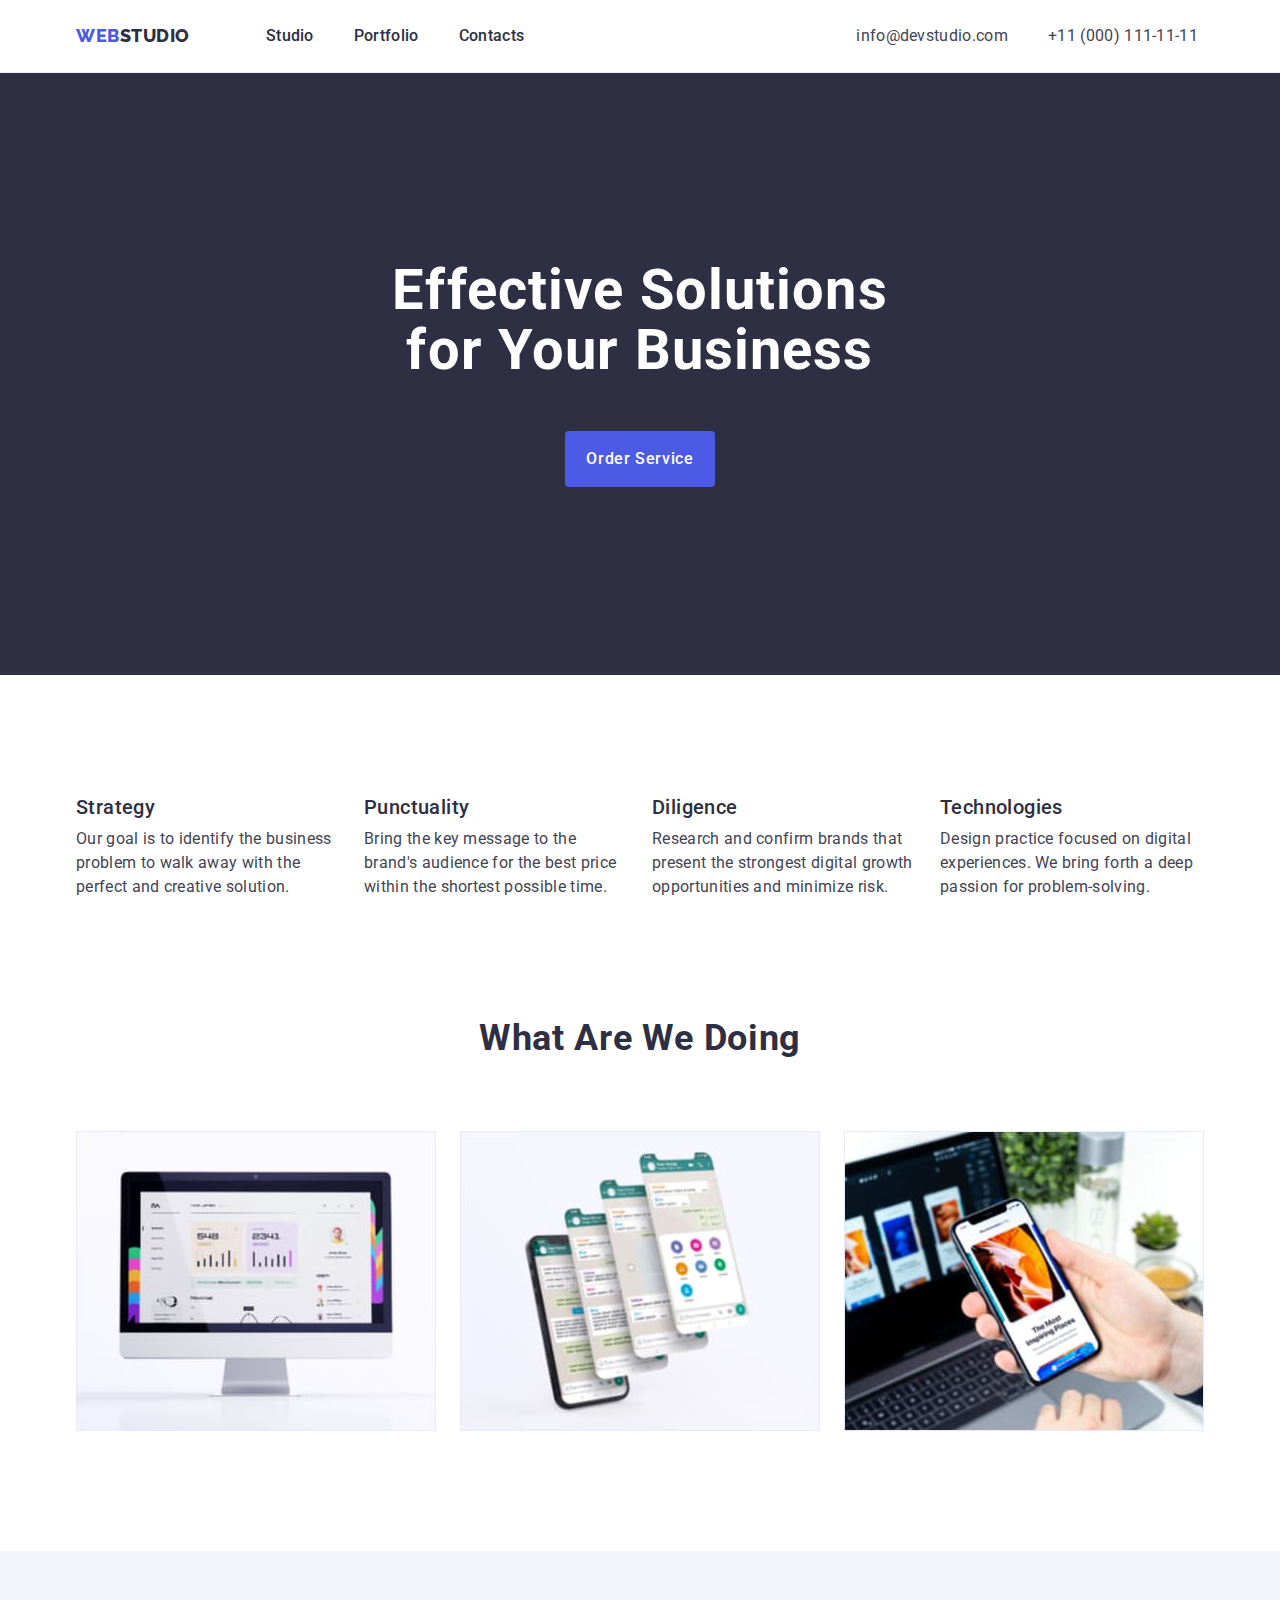
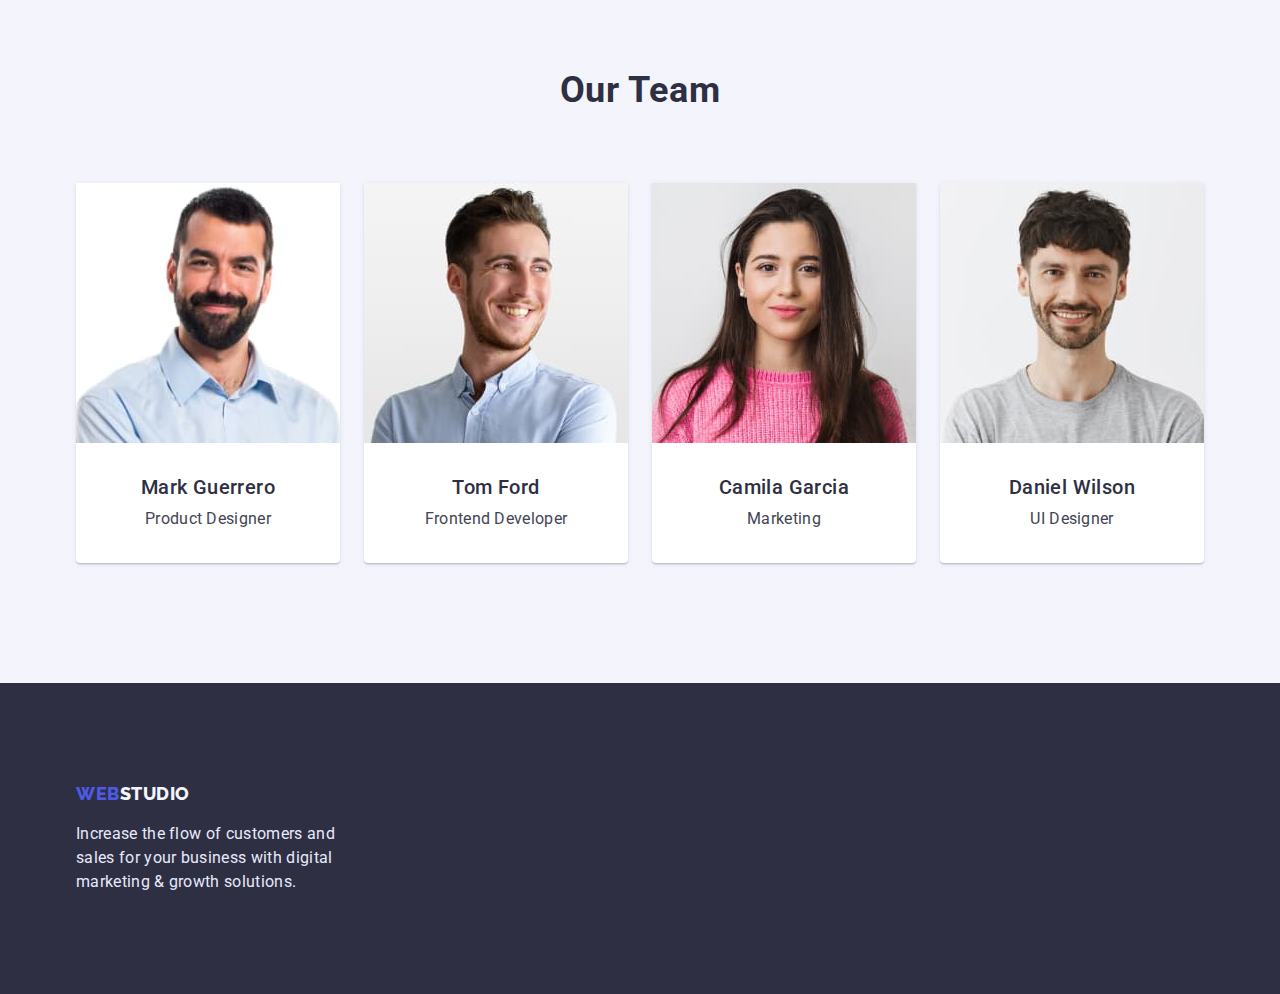
<file: index.html>
<!DOCTYPE html>
<html lang="en">
  <head>
    <meta charset="UTF-8" />
    <meta http-equiv="X-UA-Compatible" content="IE=edge" />
    <meta name="viewport" content="width=device-width, initial-scale=1.0" />
    <title>WebStudio</title>
    <link rel="preconnect" href="https://fonts.googleapis.com">
    <link rel="preconnect" href="https://fonts.gstatic.com" crossorigin>
    <link href="https://fonts.googleapis.com/css2?family=Raleway:wght@800&family=Roboto:wght@400;500;700;900&display=swap" rel="stylesheet">
    <link rel="stylesheet" href="https://cdnjs.cloudflare.com/ajax/libs/modern-normalize/1.1.0/modern-normalize.min.css">
    <link href="./css/styles.css" rel="stylesheet">
  </head>
  <body>
    <header class="header">
      <div class="header-div container">
      <nav class="header-nav">
        <a class="link logo" href="./index.html">
        Web<span class="accent">Studio</span>
        </a>
        <ul class="header-list list">
          <li class="header-item">
            <a class="header-link link" href="./index.html">Studio</a>
          </li>
          <li class="header-item">
            <a class="header-link link" href="./portfolio.html">Portfolio</a>
          </li>
          <li class="header-item">
            <a class="header-link link" href="">Contacts</a>
          </li>
        </ul>
      </nav>
      <address class="header-add">
        <ul class="list">
          <li class="header-mail link"><a class="header-contacts link" href="mailto:info@devstudio.com">info@devstudio.com</a></li>
          <li class="header-number link"><a class="header-contacts link" href="tel:+110001111111">+11 (000) 111-11-11</a></li>
        </ul>
      </div>
      </address>
    </header>
    <main>
      <section class="sec-one">
        <div class="div-one container">
        <h1 class="sec-h-one">Effective Solutions for Your Business</h1>
        <button class="sec-button" type="button">Order Service</button>
        </div>
      </section>
      <section class="sec-two">
        <div class="container">
        <h2 class="visually-hidden">prikol</h2>
        <ul class="sec-two-list list">
          <li class="sec-two-li">
            <h3 class="sec-two-item">Strategy</h3>
            <p class="sec-two-text">
              Our goal is to identify the business problem to walk away with the
              perfect and creative solution.
            </p>
          </li>
          <li class="sec-two-li">
            <h3 class="sec-two-item">Punctuality</h3>
            <p class="sec-two-text">
              Bring the key message to the brand's audience for the best price
              within the shortest possible time.
            </p>
          </li>
          <li class="sec-two-li">
            <h3 class="sec-two-item">Diligence</h3>
            <p class="sec-two-text">
              Research and confirm brands that present the strongest digital
              growth opportunities and minimize risk.
            </p>
          </li>
          <li class="sec-two-li">
            <h3 class="sec-two-item">Technologies</h3>
            <p class="sec-two-text">
              Design practice focused on digital experiences. We bring forth a
              deep passion for problem-solving.
            </p>
          </li>
        </ul>
      </div>
      </section>
      <section class="sec-three">
        <div class="container">
        <h2 class="sec-three-h-two">What are we doing</h2>
        <ul class="sec-three-list list">
          <li class="sec-three-item">
            <img src="./images/1.jpg" width="360" height="300" alt="Notebook" />
          </li>
          <li class="sec-three-item">
            <img
              src="./images/2.jpg"
              width="360"
              height="300"
              alt="Smartphone"
            />
          </li>
          <li class="sec-three-item">
            <img
              src="./images/1-2.jpg"
              width="360"
              height="300"
              alt="Notebook and smartphone"
            />
          </li>
        </ul>
      </div>
      </section>
      <section class="sec-four">
        <div class="container">
        <h2 class="sec-four-h-two">Our Team</h2>
        <ul class="sec-four-list list">
          <li class="sec-four-item">
            <img src="./images/1dude.jpg" width="264" height="260" alt="Boy" />
            <div class="sec-four-block">
            <h3 class="sec-four-name">Mark Guerrero</h3>
            <p class="sec-four-work">Product Designer</p>
            </div>
          </li>
          <li class="sec-four-item">
            <img src="./images/2dude.jpg" width="264" height="260" alt="Boy" />
            <div class="sec-four-block">
            <h3 class="sec-four-name">Tom Ford</h3>
            <p class="sec-four-work">Frontend Developer</p>
            </div>
          </li>
          <li class="sec-four-item">
            <img src="./images/3girl.jpg" width="264" height="260" alt="Girl" />
            <div class="sec-four-block">
            <h3 class="sec-four-name">Camila Garcia</h3>
            <p class="sec-four-work">Marketing</p>
            </div>
          </li>
          <li class="sec-four-item">
            <img src="./images/4dude.jpg" width="264" height="260" alt="Boy" />
            <div class="sec-four-block">
            <h3 class="sec-four-name">Daniel Wilson</h3>
            <p class="sec-four-work">UI Designer</p>
            </div>
          </li>
        </ul>
      </div>
      </section>
    </main>
    <footer class="footer">
      <div class="container">
        <a class="link logo" href="./index.html">
        Web<span class="accent-footer">Studio</span>
        </a>
      <p class="footer-text">
        Increase the flow of customers and sales for your business with digital
        marketing & growth solutions.
      </p>
    </div>
    </footer>
  </body>
</html>
</file>
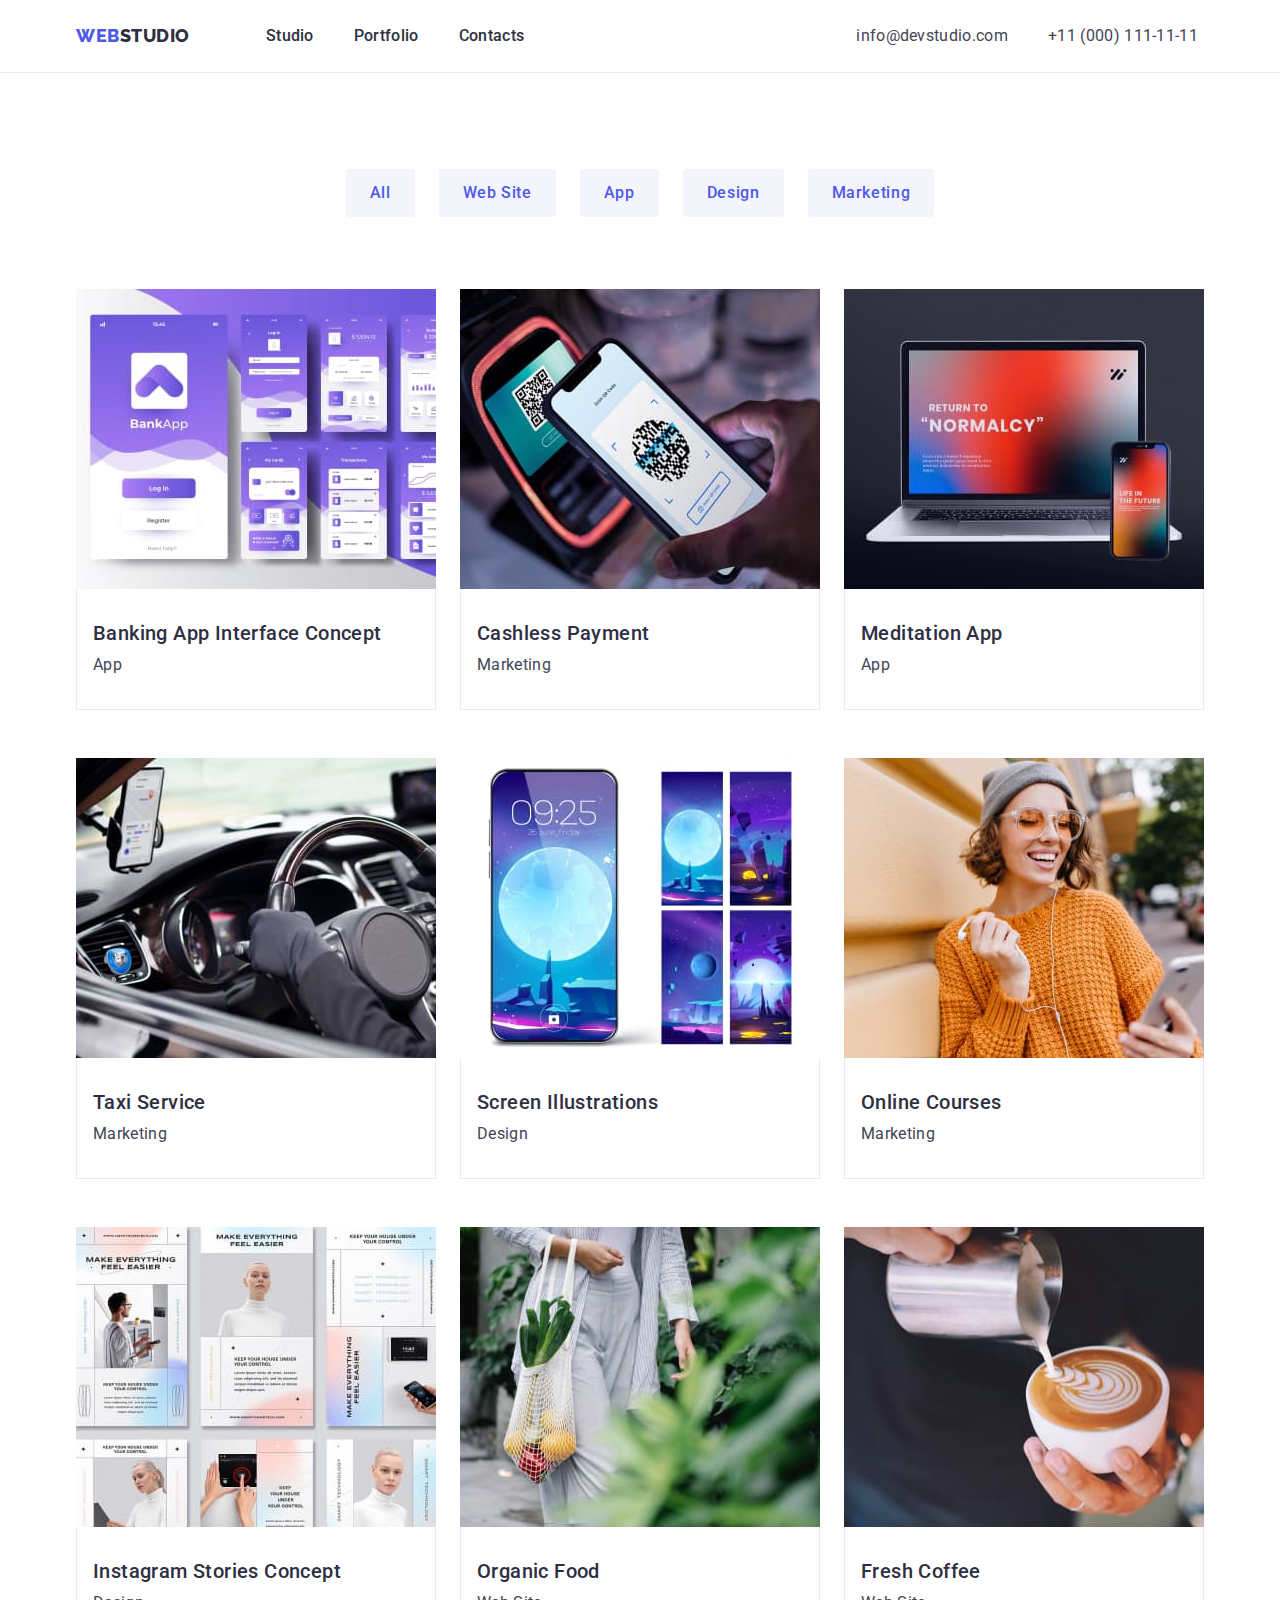
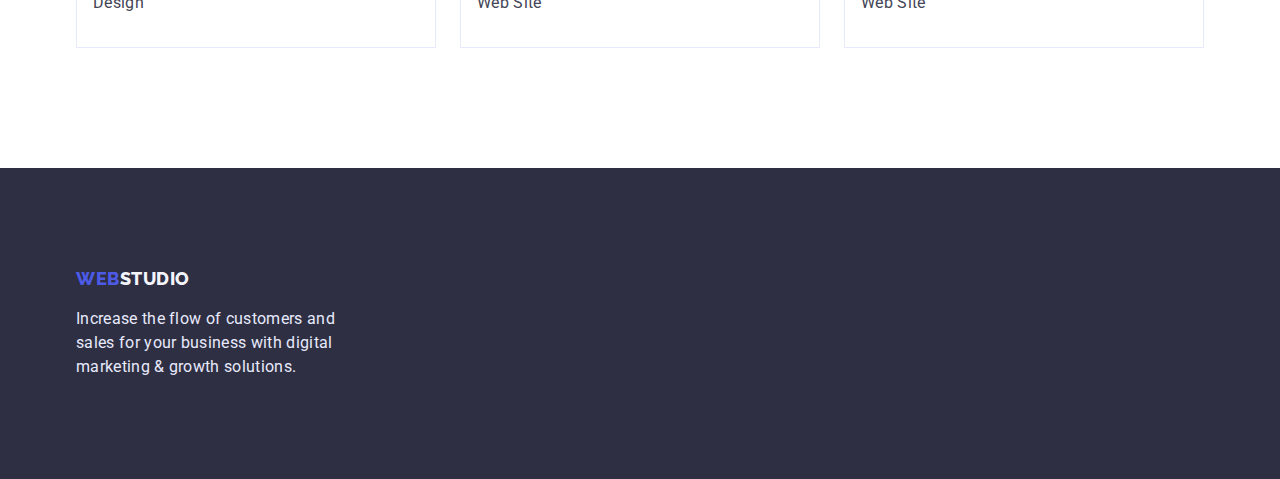
<file: portfolio.html>
<!DOCTYPE html>
<html lang="en">
<head>
    <meta charset="UTF-8">
    <meta http-equiv="X-UA-Compatible" content="IE=edge">
    <meta name="viewport" content="width=device-width, initial-scale=1.0">
    <title>Portfolio</title>
    <link rel="preconnect" href="https://fonts.googleapis.com">
    <link rel="preconnect" href="https://fonts.gstatic.com" crossorigin>
    <link href="https://fonts.googleapis.com/css2?family=Raleway:wght@800&family=Roboto:wght@400;500;700;900&display=swap" rel="stylesheet">
    <link rel="stylesheet" href="https://cdnjs.cloudflare.com/ajax/libs/modern-normalize/1.1.0/modern-normalize.min.css">
    <link href="./css/styles.css" rel="stylesheet">
</head>
<body>
    <header class="header">
      <di class="header-div container">
      <nav class="header-nav">
        <a class="link logo" href="./index.html">
        Web<span class="accent">Studio</span>
          </a>
          <ul class="header-list list">
            <li class="header-item">
              <a class="header-link link" href="./index.html">Studio</a>
            </li>
            <li class="header-item">
              <a class="header-link link" href="./portfolio.html">Portfolio</a>
            </li>
            <li class="header-item">
              <a class="header-link link" href="">Contacts</a>
            </li>
          </ul>
        </nav>
        <address class="header-add">
          <ul class="list">
            <li class="header-mail link"><a class="header-contacts link" href="mailto:info@devstudio.com">info@devstudio.com</a></li>
            <li class="header-number link"><a class="header-contacts link" href="tel:+110001111111">+11 (000) 111-11-11</a></li>
          </ul>
          </div>
        </address>
      </header>
      <main>
        <section class="buttons-list">
          <div class="container">
          <h1 class="visually-hidden">joke</h1>
          <ul class="buttons-ul list">
            <li>
              <button class="buttons" type="button">All</button>
            </li>
            <li>
              <button class="buttons" type="button">Web Site</button>
            </li>
            <li>
              <button class="buttons" type="button">App</button>
            </li>
            <li>
              <button class="buttons" type="button">Design</button>
            </li>
            <li>
              <button class="buttons" type="button">Marketing</button>
            </li>
          </ul>
          <ul class="port-list list">
            <li class="port-item">
              <a class="link" href="#">
                <img class="port-img" src="./images/bank.jpg" width="360" height="300" alt="bank">
                <div class="port-border">
                <h2 class="port-name">Banking App Interface Concept</h2>
                <p class="port-category">App</p>
                </div>
              </a>
            </li>
            <li class="port-item">
              <a class="link" href="#">
                <img class="port-img link" src="./images/payment.jpg" width="360" height="300" alt="payment">
                <div class="port-border">
                <h2 class="port-name">Cashless Payment</h2>
                <p class="port-category">Marketing</p>
                </div>
              </a>
            </li>
            <li class="port-item">
              <a class="link" href="#">
                <img class="port-img link" src="./images/meditation.jpg" width="360" height="300" alt="meditation">
                <div class="port-border">
                <h2 class="port-name">Meditation App</h2>
                <p class="port-category">App</p>
                </div>
            </a>
            </li>
            <li class="port-item">
              <a class="link" href="#">
                <img class="port-img link" src="./images/taxi.jpg" width="360" height="300" alt="taxi">
                <div class="port-border">
                <h2 class="port-name">Taxi Service</h2>
                <p class="port-category">Marketing</p>
                </div>
            </a>
            </li>
            <li class="port-item">
              <a class="link" href="#">
                <img class="port-img link" src="./images/screen.jpg" width="360" height="300" alt="screen">
                <div class="port-border">
                <h2 class="port-name">Screen Illustrations</h2>
                <p class="port-category">Design</p>
                </div>
              </a>
            </li>
            <li class="port-item">
              <a class="link" href="#">
                <img class="port-img link" src="./images/courses.jpg" width="360" height="300" alt="courses">
                <div class="port-border">
                <h2 class="port-name">Online Courses</h2>
                <p class="port-category">Marketing</p>
                </div>
              </a>
            </li>
            <li class="port-item">
              <a class="link" href="#">
                <img class="port-img link" src="./images/insta.jpg" width="360" height="300" alt="insta">
                <div class="port-border">
                <h2 class="port-name">Instagram Stories Concept</h2>
                <p class="port-category">Design</p>
                </div>
              </a>
            </li>
            <li class="port-item">
              <a class="link" href="#">
                <img class="port-img link" src="./images/food.jpg" width="360" height="300" alt="food">
                <div class="port-border">
                <h2 class="port-name">Organic Food</h2>
                <p class="port-category">Web Site</p>
                </div>
              </a>
            </li>
            <li class="port-item">
              <a class="link" href="#">
                <img class="port-img link" src="./images/coffee.jpg" width="360" height="300" alt="coffee">
                <div class="port-border">
                <h2 class="port-name">Fresh Coffee</h2>
                <p class="port-category">Web Site</p>
                </div>
              </a>
            </li>
          </ul>
        </div>
        </section>
      </main>
        <footer class="footer">
          <div class="footer-div container">
            <a class="link logo" href="./index.html">
            Web<span class="accent-footer">Studio</span>
            </a>
          <p class="footer-text">
            Increase the flow of customers and sales for your business with digital
            marketing & growth solutions.
          </p>
        </div>
        </footer>
</body>
</html>
</file>
<file: css/styles.css>
body {
    font-family: 'Roboto', sans-serif;
    color: var(--gray-color);}
.logo {
        font-family: "Raleway", sans-serif;
        font-weight: 800;
        font-size: 18px;
        line-height: 1.17;
        letter-spacing: 0.03em;
        text-transform: uppercase;
        color: var(--brand-color);
        margin: 0;padding: 0;
        margin-right: 76px;
      }
.header{background-color: var(--white-color);
    border-bottom: 1px solid var(--lighter-color);}
.header-link{
    color: var(--darker-color);
    font-weight: 500;
    font-size: 16px;
    line-height: 1.5;
    letter-spacing: 0.02em;}
.header-div{display: flex;}
.header-list{
            gap: 40px;
            margin: 0; padding: 0;}
.header-nav{display: flex;
            align-items: center;
        padding-top: 24px;
    padding-bottom: 24px;}
.header-contacts{color: var(--gray-color); font-style: normal;}
.header-contacts:hover, .header-contacts:focus{color: var(--violet-color);}
.header-add{list-style: none; 
            font-style: normal; 
            margin-left: 332px; 
            padding-top: 24px; 
            padding-bottom: 24px;}
.header-link:hover, .header-link:focus{color: var(--violet-color);}
.header-mail{margin-right: 40px;
    font-size: 16px;
    line-height: 1.5;
    letter-spacing: 0.02em;
    color: var(--gray-color);
    padding: 0;}
.header-number{
    font-size: 16px;
    line-height: 1.5;
    letter-spacing: 0.02em;
    color: var(--gray-color);
    text-transform: uppercase;
    margin-right: 156px;
    margin: 0;
    padding: 0;}

/*____SECTION ONE____*/

.sec-one{background-color: var(--darker-color);
        padding-top: 188px;
        padding-bottom: 188px;}
.div-one{display: flex;
        flex-direction: column;}
.container{width: 1158px;
            padding-right: 15px;
            padding-left: 15px;
            margin-left: auto;
            margin-right: auto;}
.sec-h-one{width: 496px;
    font-weight: 700;
    font-size: 56px;
    line-height: 1.07;
    text-align: center;
    letter-spacing: 0.02em;
    color: var(--white-color);
    margin: 0 auto;}
.sec-button{background-color: var(--brand-color);
    font-weight: 500;
    line-height: 1.5;
    font-size: 16px;
    letter-spacing: 0.04em;
    font-family: "Roboto", sans-serif;
    cursor: pointer;
    color: var(--white-color);
    max-width: 150px;
    margin: 0 auto;
    margin-top: 50px;
    width: 169px;
    height: 56px;
    border: none;
    border-radius: 4px;}
.sec-button:hover, .sec-button:focus{background-color: var(--light-color);
color: var(--brand-color);}
.link{text-decoration: none;}
.list{list-style: none;
    display: flex;
    align-items: center;
    margin: 0; 
    padding: 0;}

/*____SECTION TWO____*/

.sec-two{padding: 120px 0 120px 0;}
.visually-hidden{position: absolute;
                width: 1px;
                height: 1px;
                margin: -1px;
                border: 0;
                padding: 0;
                white-space: nowrap;    
                clip-path: inset(100%);
                clip: rect(0 0 0 0);
                overflow: hidden;}
.sec-two-list{gap: 24px; padding: 0; margin: 0;}
.sec-two-li{width: calc((100% - 72px) / 4);}
.sec-two-item{padding: 0;margin: 0 auto;
    margin-bottom: 8px;
    font-weight: 500;
    letter-spacing: 0.02em;
    font-size: 20px;
    line-height: 1.2;
    color: var(--darker-color);}
.sec-two-text{margin: 0;padding: 0;
    font-size: 16px;
    line-height: 1.5;
    letter-spacing: 0.02em;
    color: var(--gray-color);
    }

/*____SECTION THREE____*/

.sec-three{padding-bottom: 120px;}
.sec-three-list{gap: 24px;
    margin: 0;
    padding: 0;}
img{max-width: 100%; height: auto; display: block;}
.sec-three-h-two{margin: 0;
    margin-bottom: 72px;
    font-weight: 700;
    font-size: 36px;
    line-height: 1.11;
    text-align: center;
    letter-spacing: 0.02em;
    text-transform: capitalize;
    color: var(--darker-color);}

/*____SECTION FOUR____*/

.sec-four{background-color: var(--light-color);
    padding-top: 120px;
    padding-bottom: 120px;}
.sec-four-item{background-color: var(--white-color);
                width: 264px;
                border-radius: 0px 0px 4px 4px;
                box-shadow: 0px 1px 6px rgba(46, 47, 66, 0.08), 0px 1px 1px rgba(46, 47, 66, 0.16), 0px 2px 1px rgba(46, 47, 66, 0.08);
                }
.sec-four-h-two{ font-size: 36px;
                line-height: 1.11;
                text-align: center;
                letter-spacing: 0.02em;
                text-transform: capitalize;
                color:  var(--darker-color);
                margin: 0 auto;
                margin-bottom: 72px;}
.sec-four-list{gap: 24px; padding: 0; margin: 0;}
.sec-four-name{
    margin: 0;
    font-weight: 500;
    font-size: 20px;
    line-height: 1.2;
    text-align: center;
    letter-spacing: 0.02em;
    color: var(--darker-color);}
.sec-four-work{padding: 0; margin: 0;
    font-size: 16px;
    line-height: 1.5;
    text-align: center;
    letter-spacing: 0.02em;
    color: var(--gray-color);
    margin-top: 8px;}
.sec-four-block{padding-top: 32px; padding-bottom: 32px;}

/*____FOOTER____*/

.footer{background-color: var(--darker-color);
    padding-top: 100px;
    padding-bottom: 100px;}
footer .logo{margin: 0;}
.footer-text{margin: 0;
    margin-top: 18px;
    font-size: 16px;
    line-height: 24px;
    letter-spacing: 0.02em;
    color: var(--lighter-color);
    width: 264px;}

    
    /*_____PORTFOLIO PAGE_____*/


.buttons:hover{background-color: var(--violet-color); color: var(--white-color);}
.buttons{font-family: "Roboto", sans-serif;
    font-weight: 500;
    font-size: 16px;
    line-height: 1.5;
    letter-spacing: 0.04em; 
    padding: 12px 24px;
    border-radius: 4px;
    cursor: pointer;
    color: var(--brand-color);
    background-color: var(--light-color);
    border: var(--lighter-color);}
.buttons-list{padding-bottom: 120px; padding-top: 96px;}
.buttons-ul{justify-content: center; 
            gap: 24px;
            margin-bottom: 72px;
            padding: 0;}
.port-border{border-bottom: 1px solid var(--lighter-color);
            border-left: 1px solid var(--lighter-color);
            border-right: 1px solid var(--lighter-color);
            padding-top: 32px;
            padding-bottom: 32px;
            padding-left: 16px;}
.port-list{ display: flex;
            flex-wrap: wrap;
            justify-content: center;
            gap: 48px 24px;
            padding: 0;
            margin: 0;
            list-style: none;}
.port-img{margin: 0; padding: 0;}
.port-item{flex-basis: calc((100% - 48px) / 3);}
.port-name{margin: 0;
    padding: 0;
    font-weight: 500;
    font-size: 20px;
    line-height: 1.2; 
    letter-spacing: 0.02em;
    color: var(--darker-color)}
.port-category{margin: 0;
    padding: 0;
    margin-top: 8px;
    font-size: 16px;
    line-height: 1.5; 
    letter-spacing: 0.02em;
    color: var(--gray-color)}
.accent {
         color: var(--darker-color) }
.accent-footer{
         color: var(--light-color)}
:root{--brand-color: #4D5AE5;}
:root{--gray-color: #434455;}
:root{--light-color: #f4f4fd;}
:root{--lighter-color:  #E7E9FC;}
:root{--darker-color: #2E2F42;}
:root{--violet-color: #404BBF;}
:root{--white-color:  #FFFFFF;}
</file>
